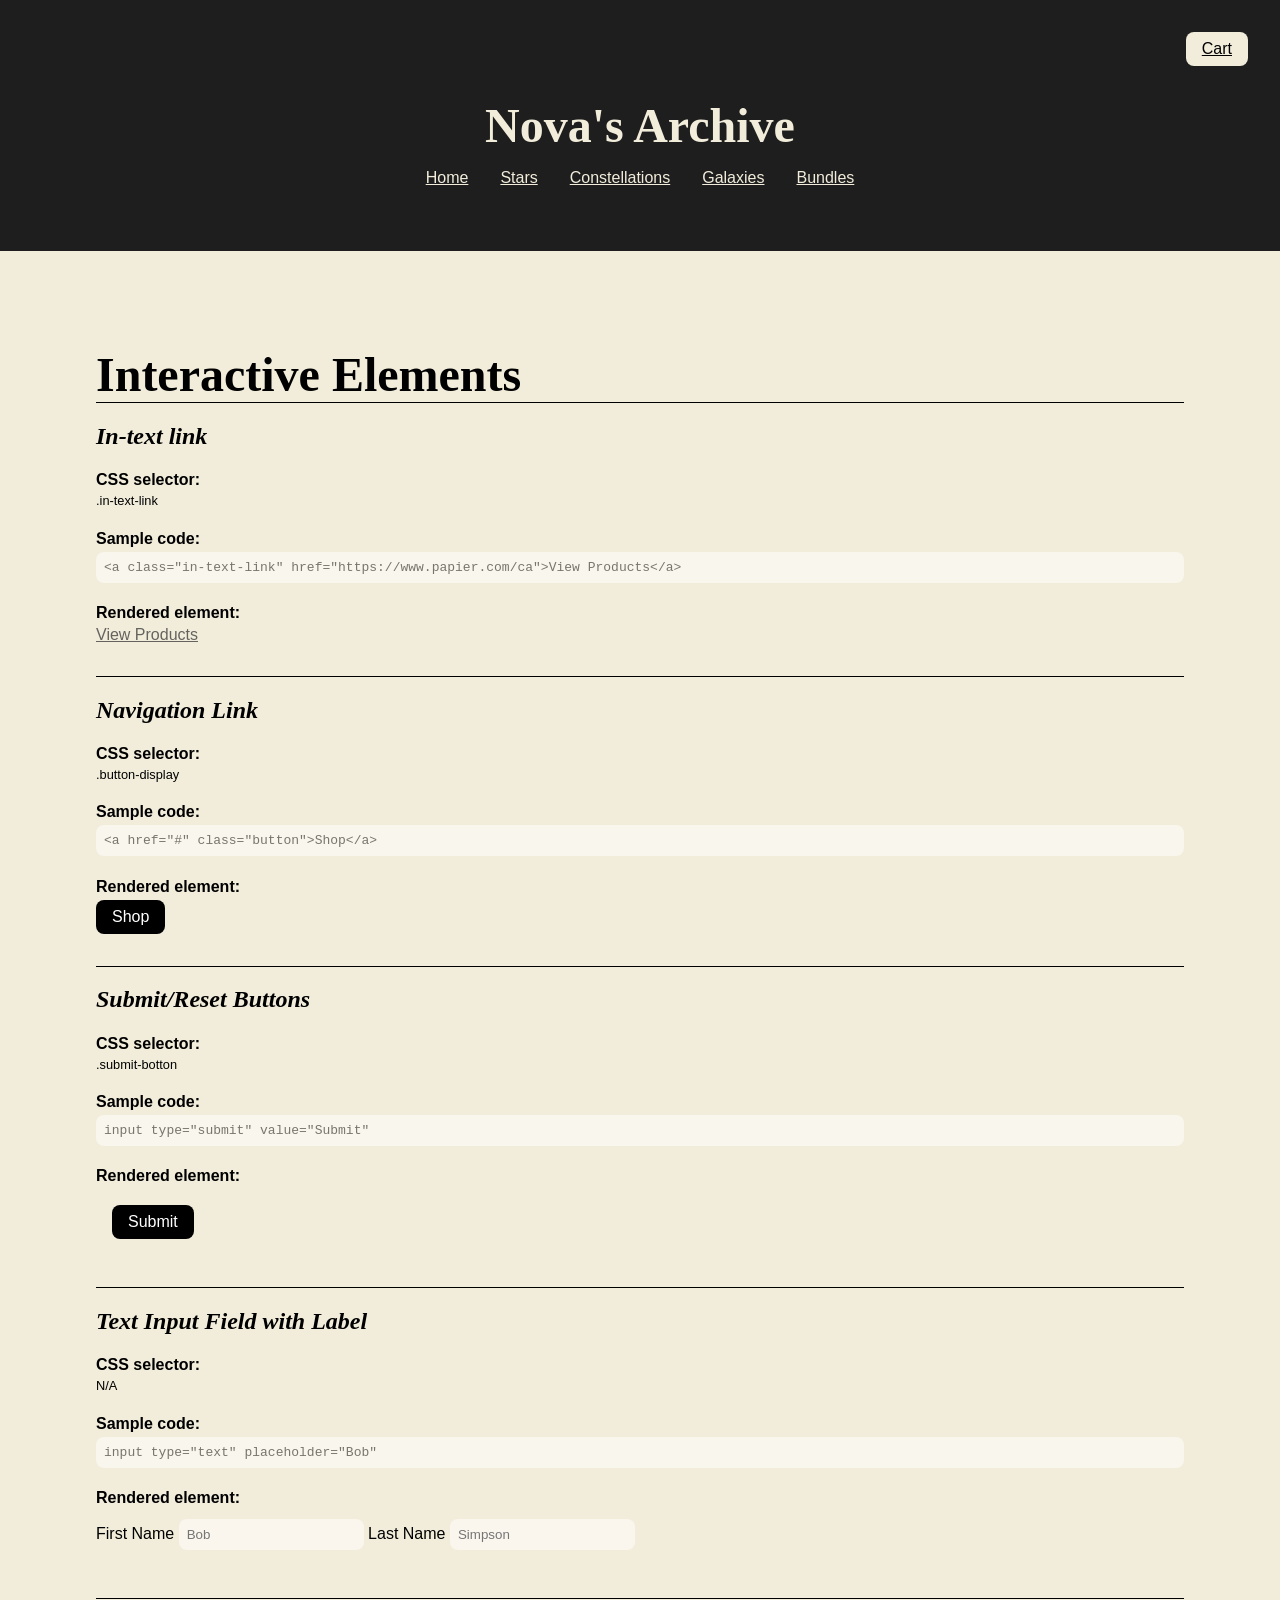
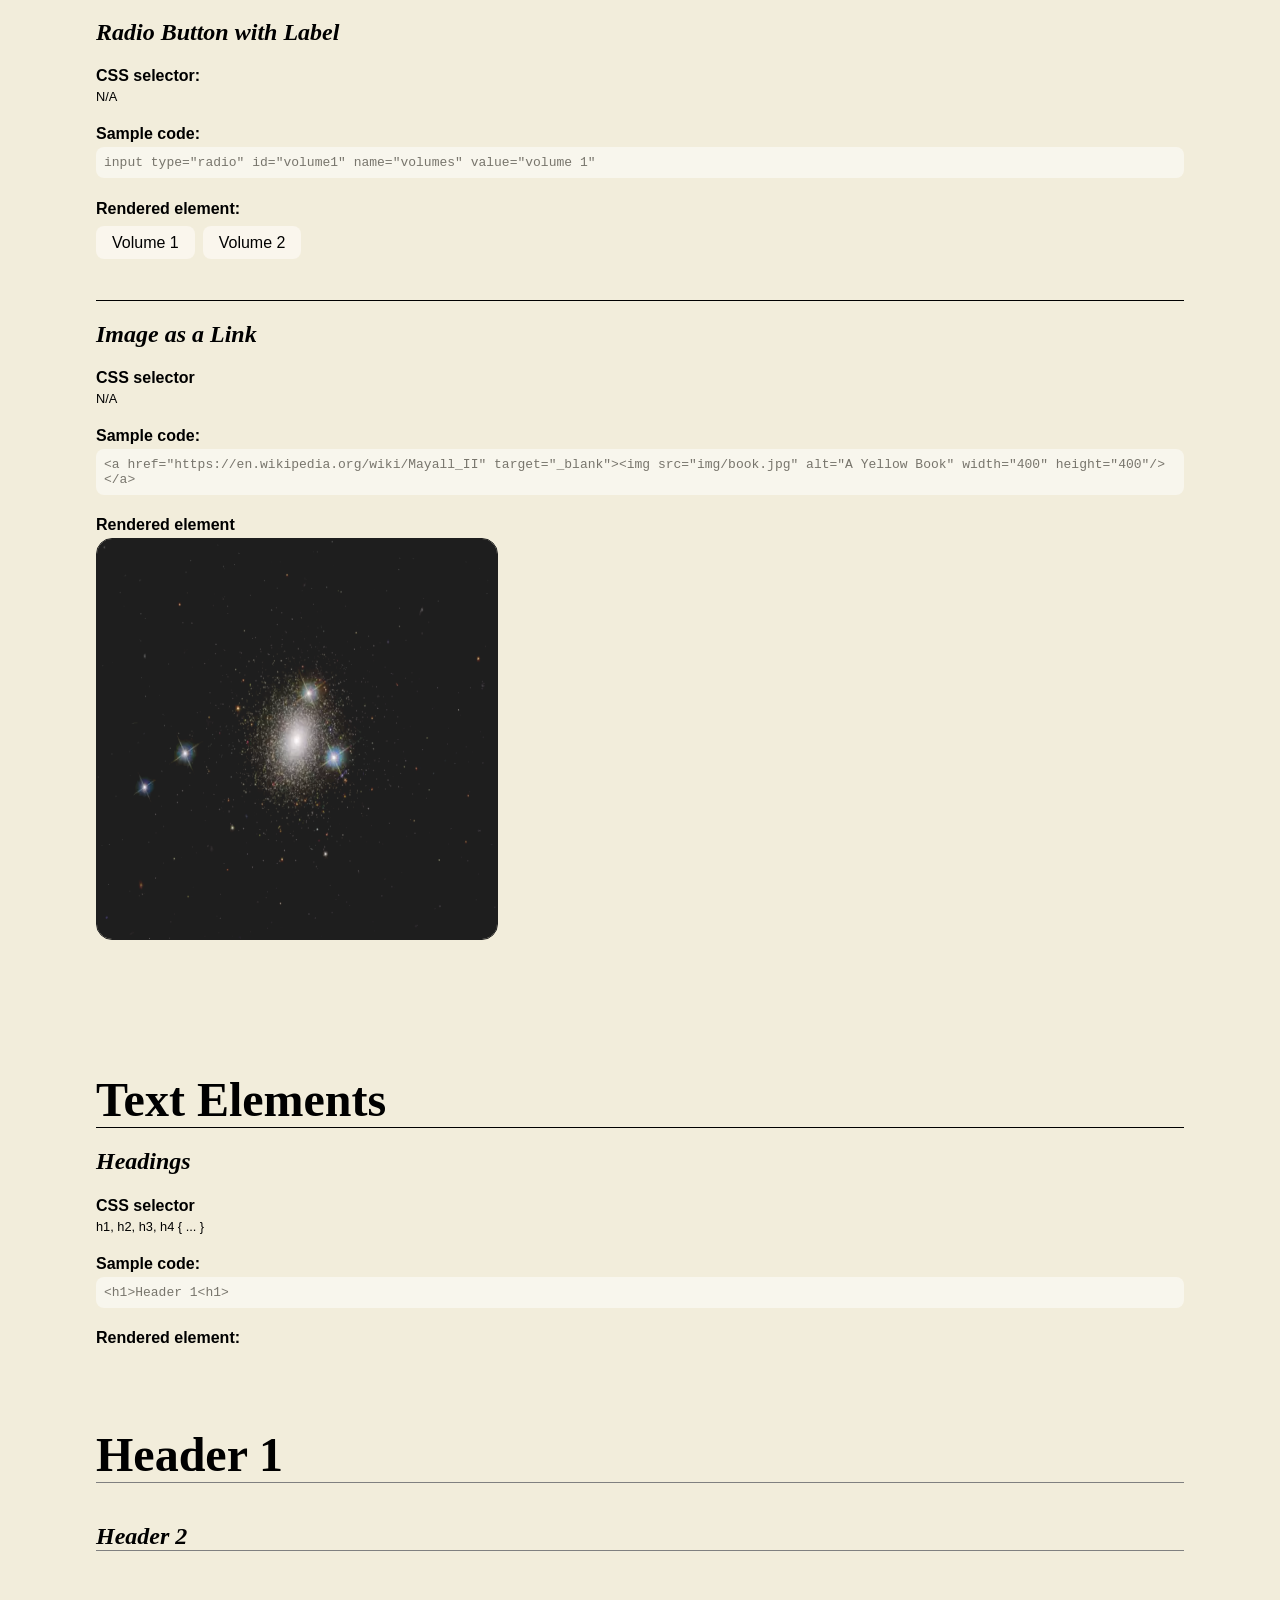
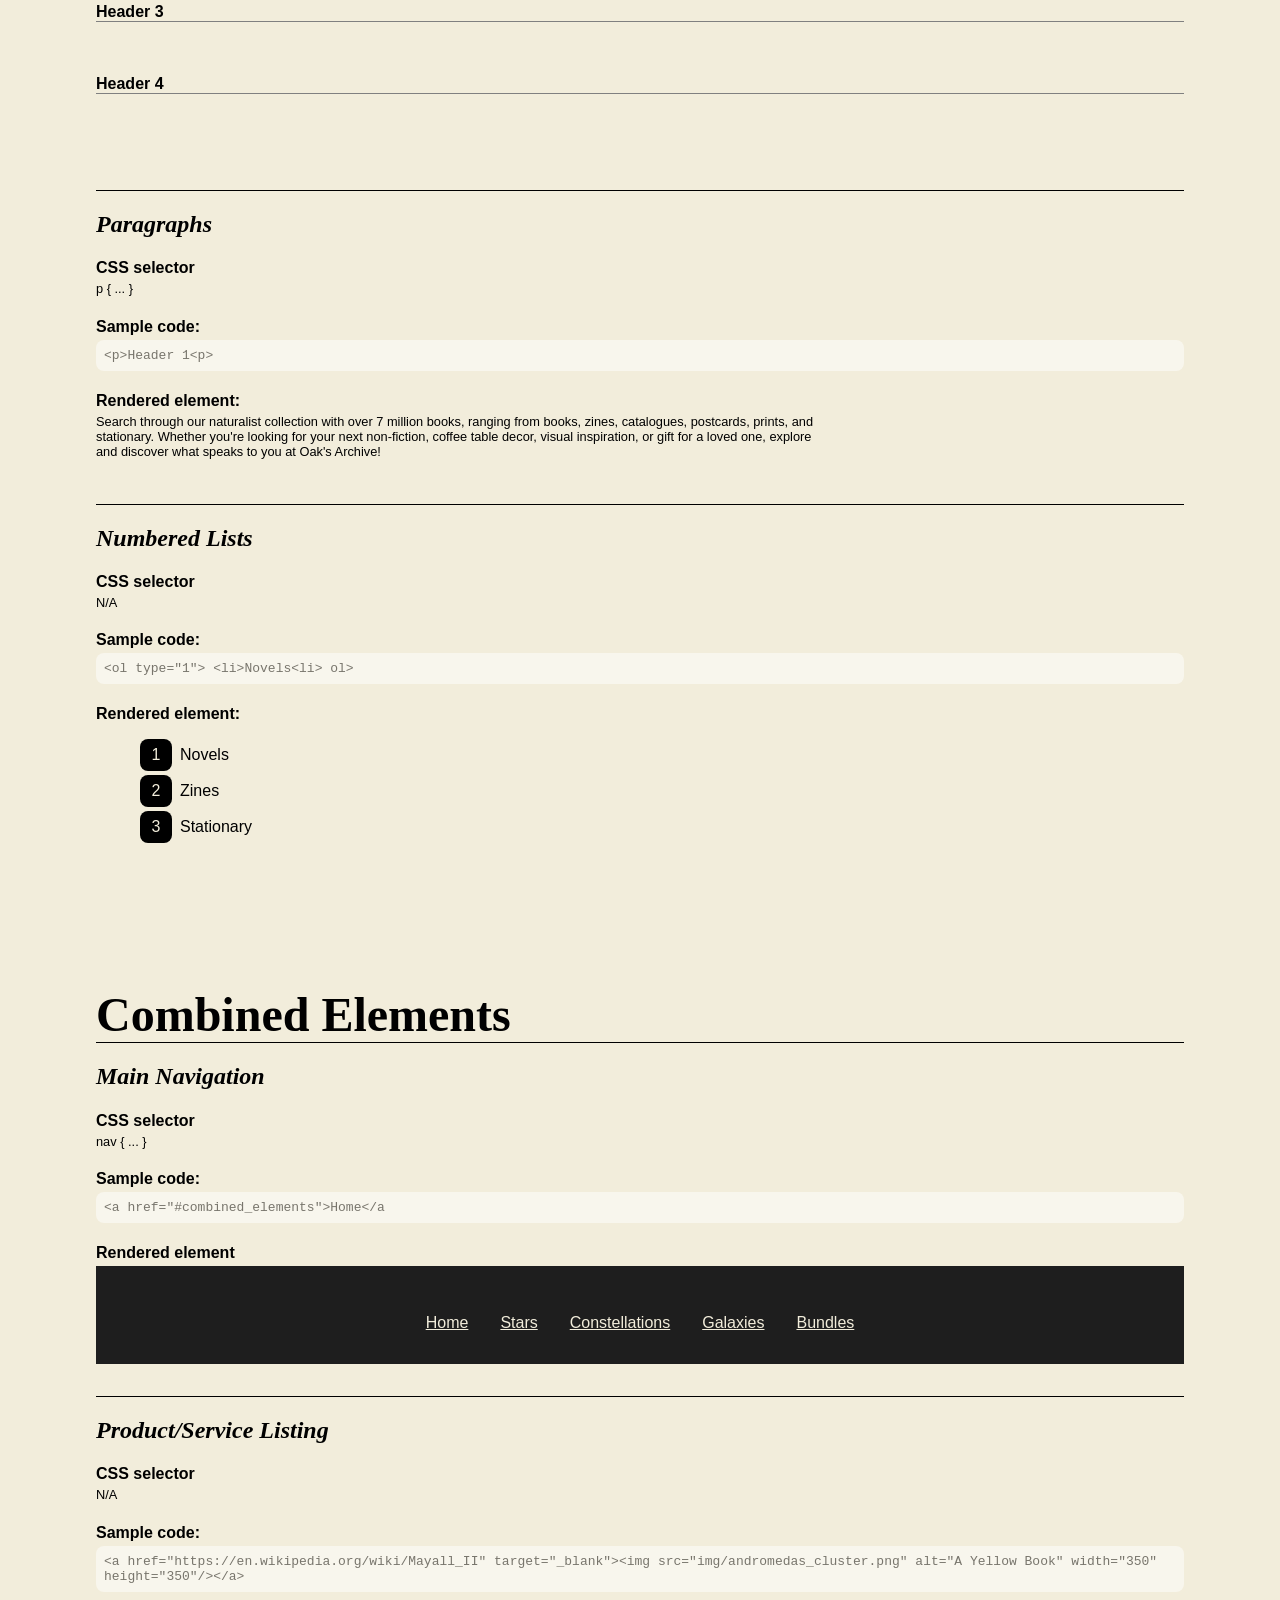
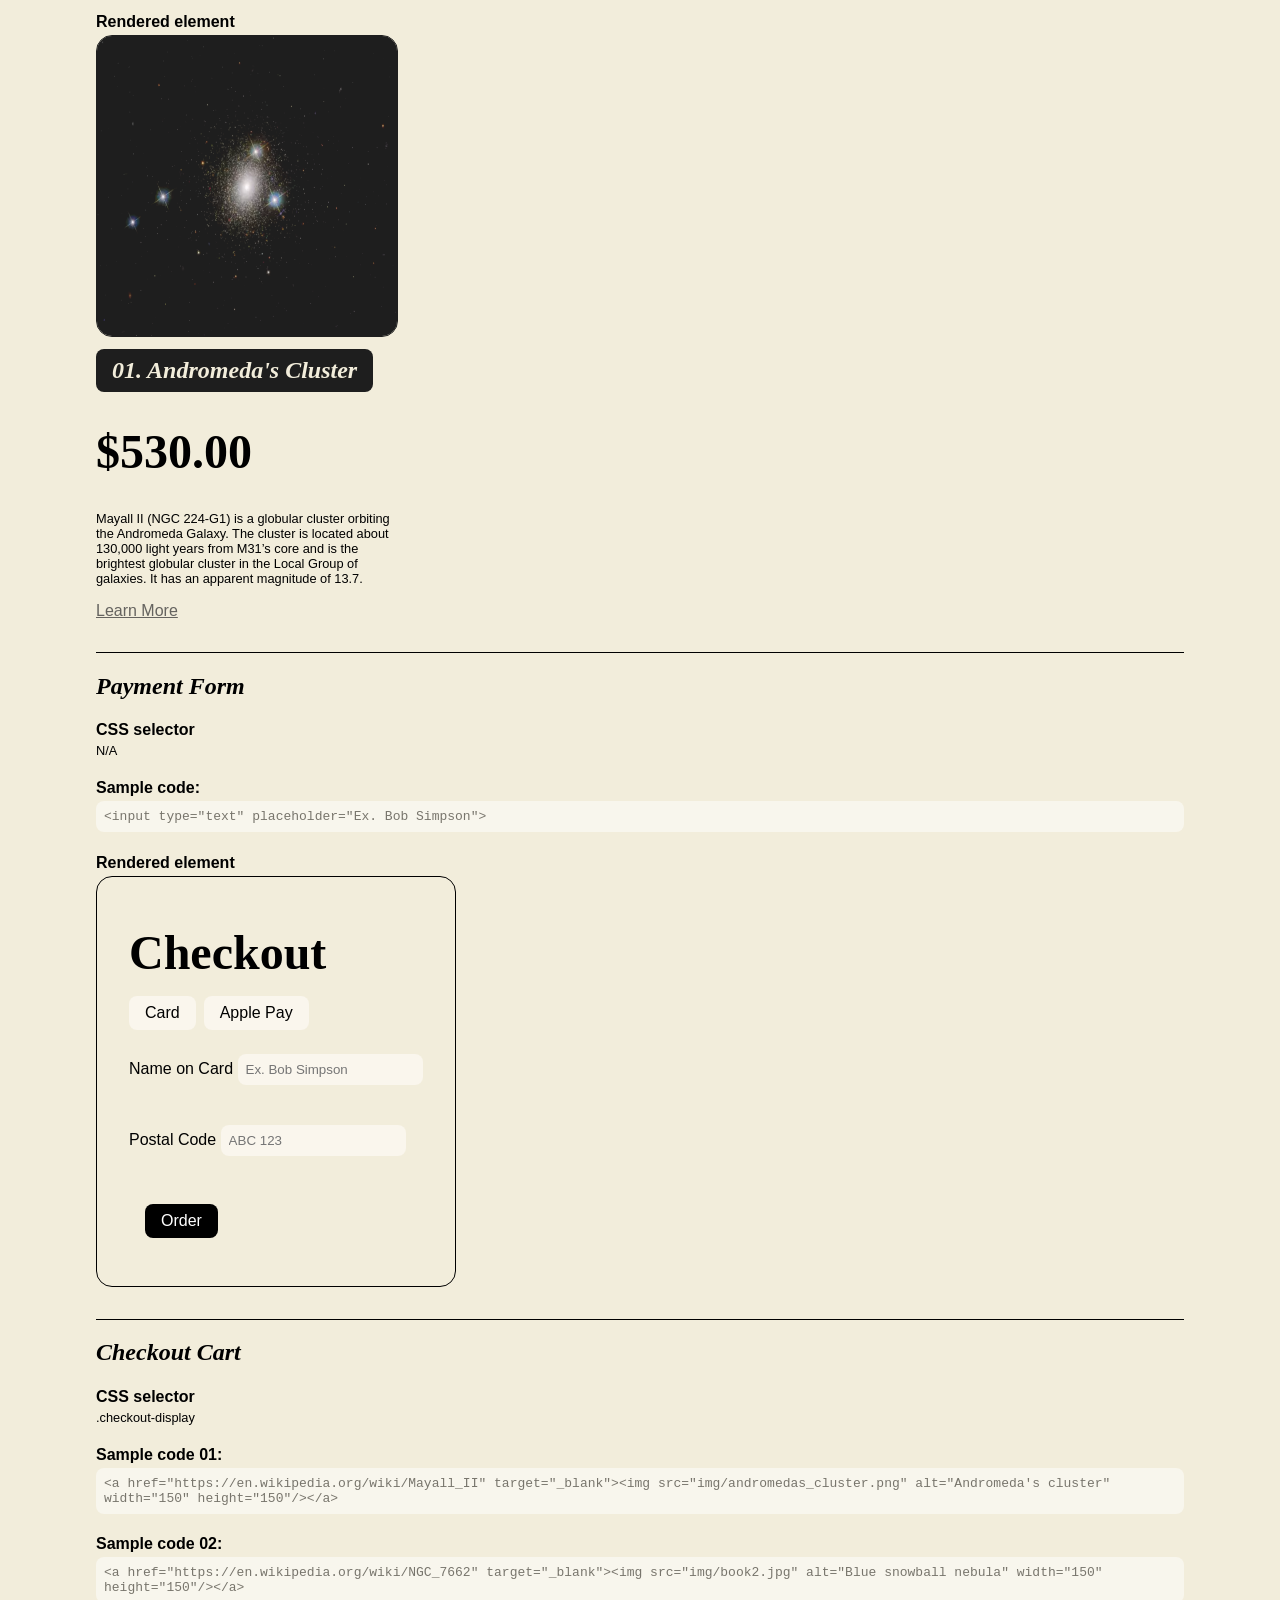
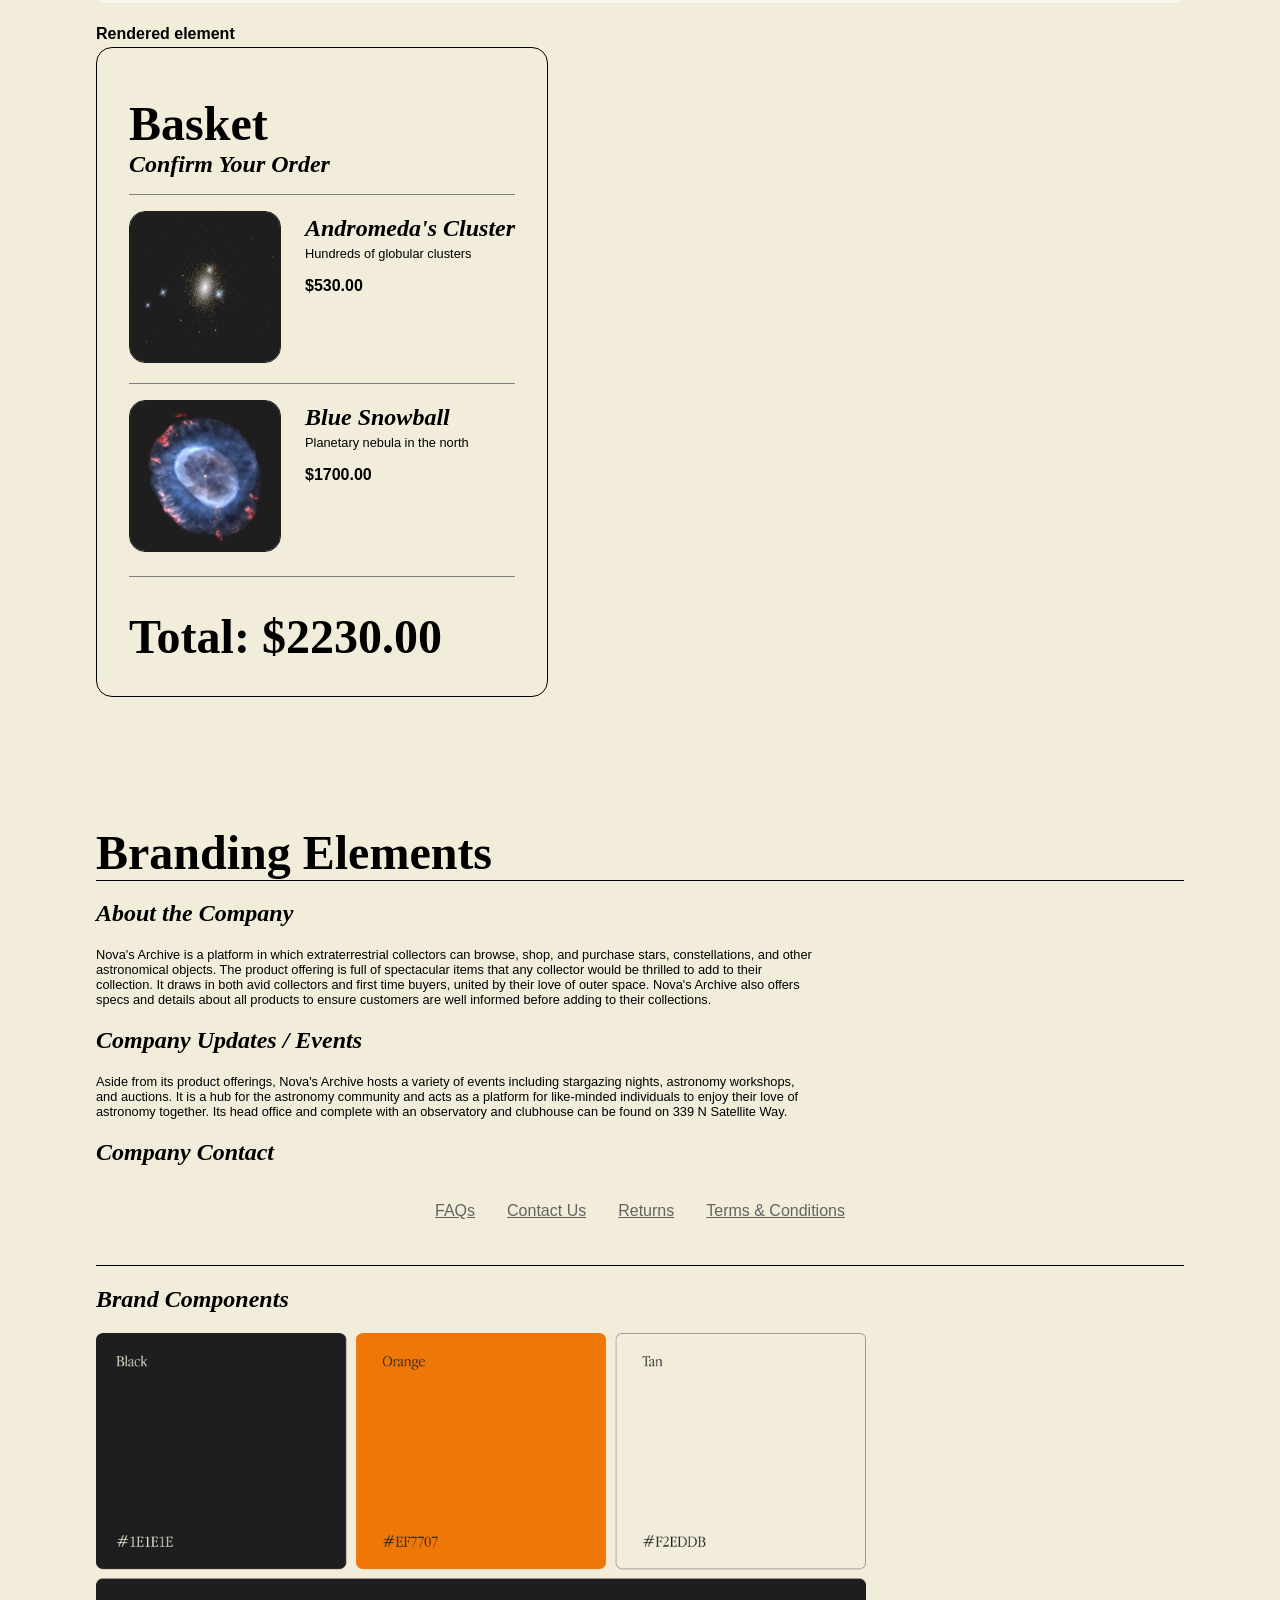
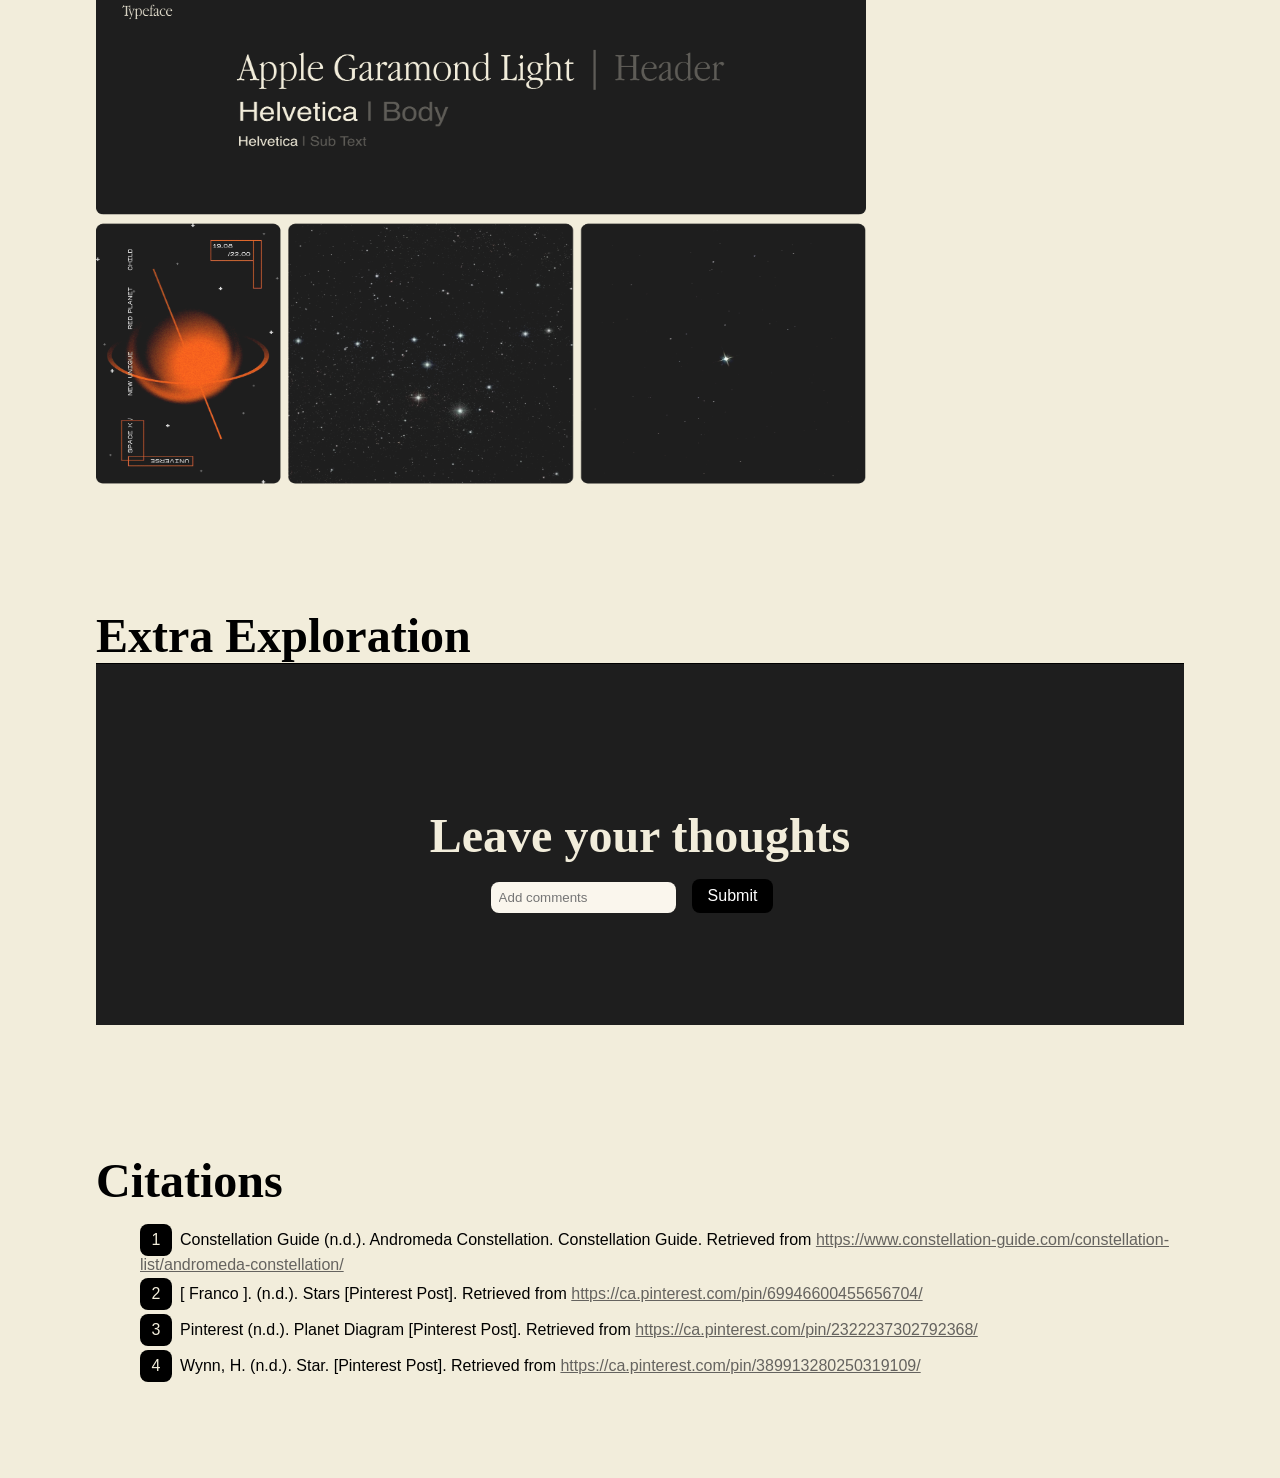
<file: index.html>
<!-- All code referenced from lecture + assignment example codes -->

<!DOCTYPE html>
<html>

  <head>
    <meta charset="utf-8">
    <title>Style Guide</title>
    <link href="css/main.css" rel="stylesheet">
  </head>

  <body>
    <header class="header-layout">

      <div class="header-display">
        <a class="header-nav-display cart-nav" href="checkout.html">Cart</a>

        <h1>Nova's Archive</h1>
          <nav>     
            <a class="header-nav-display" href="index.html">Home</a>   
            <a class="header-nav-display" href="products.html">Stars</a>
            <a class="header-nav-display" href="products.html">Constellations</a>
            <a class="header-nav-display" href="products.html">Galaxies</a>
            <a class="header-nav-display" href="products.html">Bundles</a>
          </nav>
      
      </div>
    </header>


    <!-- INTERACTIVE ELEMENTS SECTION // -->
    <section id="interactive_elements" class="body-align">

      <h1>Interactive Elements</h1>

        <section class="element">
            <h2>In-text link</h2>

            <h4>CSS selector:</h4>
            <p>.in-text-link</p>

            <h4>Sample code:</h4>
            <code>&lt;a class="in-text-link" href="https://www.papier.com/ca"&gt;View Products&lt;/a&gt;</code>

            <h4>Rendered element:</h4>
            <a href="https://www.papier.com/ca" target="_blank">View Products</a>

        </section>


        <!-- Default Button styling section -->
        <section class="element">

            <h2>Navigation Link</h2>

            <h4>CSS selector:</h4>
            <p>.button-display</p>

            <h4>Sample code:</h4>
            <code>&lt;a href="#" class="button"&gt;Shop&lt;/a&gt;</code>

            <h4>Rendered element:</h4>
            <a class="button-display" href="#">Shop</a>

        </section>


        <section class="element">
            <h2>Submit/Reset Buttons</h2>

            <h4>CSS selector:</h4>
            <p>.submit-botton</p>

            <h4>Sample code:</h4>
            <code>input type="submit" value="Submit"</code>

            <!-- Code referenced from: https://www.w3schools.com/html/html_forms.asp -->
            <h4>Rendered element:</h4>
            <input class="submit-botton" type="submit" value="Submit">

        </section>


        <section class="element">
            <h2>Text Input Field with Label</h2>

            <h4>CSS selector:</h4>
            <p>N/A</p>

            <h4>Sample code:</h4>
            <code>input type="text" placeholder="Bob"</code>

            <h4>Rendered element:</h4>

            <div class="input-field">
              <label> 
                First Name 
                <input class="input-display" type="text" placeholder="Bob">
                
                Last Name 
                <input class="input-display" type="text" placeholder="Simpson">
              </label>
            </div>
        
        </section>

        <section class="element">
            <h2>Radio Button with Label</h2>

            <h4>CSS selector:</h4>
            <p>N/A</p>

            <h4>Sample code:</h4>
            <code>input type="radio" id="volume1" name="volumes" value="volume 1"</code>

            <!-- Code referenced from: https://www.w3schools.com/tags/att_input_type_radio.asp -->
            <h4>Rendered element:</h4>

            <div class="radio-button">
              <div>
                <input class="radio-input" type="radio" id="volume1" name="volumes" value="volume 1">
                <label class="radio-label" for="volume1">Volume 1</label> 
              </div>
              <div>
                <input class="radio-input" type="radio" id="volume2" name="volumes" value="volume 2">
                <label class="radio-label" for="volume2">Volume 2</label>
              </div>
            </div>
        
        </section>
      </div>


      <section class="element">
        <h2>Image as a Link</h2>

        <h4>CSS selector</h4>
        <p>N/A</p>

        <h4>Sample code:</h4>
        <code>&lt;a href="https://en.wikipedia.org/wiki/Mayall_II" target="_blank"&gt;&lt;img src="img/book.jpg"
            alt="A Yellow Book"
            width="400"
            height="400"/&gt;&lt;/a&gt;</code>

        <h4>Rendered element</h4>
        <figure>
          <a href="https://en.wikipedia.org/wiki/Mayall_II" target="_blank"
          ><img class="img-element"
            src="img/andromedas_cluster.png"
            alt="Andromeda's cluster"
            width="400"
            height="400"
        /></a>
        </figure>
      </section>
    </section>
    <!-- // INTERACTIVE ELEMENTS SECTION -->


    <!-- TEXT ELEMENTS SECTION // -->
    <section id="text_elements" class="body-align">
      <h1>Text Elements</h1>

      <section class="element">
        <h2>Headings</h2>

        <h4>CSS selector</h4>
        <p>h1, h2, h3, h4 { ... } </p>

        <h4>Sample code:</h4>
        <code>&lt;h1&gt;Header 1&lt;h1&gt;</code>

        <h4>Rendered element:</h4>
        <h1 class="text-display">Header 1</h1>
        <h2 class="text-display-h2 text-display">Header 2</h2>
        <h3 class="text-display">Header 3</h3>
        <h4 class="text-display-h4 text-display">Header 4</h4>
      </section>

      <section class="element">
        <h2>Paragraphs</h2>

        <h4>CSS selector</h4>
        <p>p { ... }</p>

        <h4>Sample code:</h4>
        <code>&lt;p&gt;Header 1&lt;p&gt;</code>

        <h4>Rendered element:</h4>
        <p class="text-display-p">Search through our naturalist collection with over 7 million books, ranging from books, zines, catalogues, postcards, prints, and stationary. Whether you're looking for your next non-fiction, coffee table decor, visual inspiration, or gift for a loved one, explore and discover what speaks to you at Oak's Archive!</p>

      </section>

      <section class="element">
        <h2>Numbered Lists</h2>

        <h4>CSS selector</h4>
        <p>N/A</p>

        <h4>Sample code:</h4>
        <code>&ltol type="1"&gt; &lt;li&gt;Novels&lt;li&gt; ol&gt;</code>

        <!-- Code referenced from:  https://www.w3schools.com/html/html_lists_ordered.asp -->
        <h4>Rendered element:</h4>
        <ol type="1">
          <li>Novels</li>
          <li>Zines</li>
          <li>Stationary</li>
        </ol>

      </section>

    </section>
    <!-- // TEXT ELEMENTS SECTION -->



    <!-- COMBINED ELEMENTS SECTION // -->
    <section id="combined_elements" class="body-align">
      <h1>Combined Elements</h1>

      <section class="element">
        <h2>Main Navigation</h2>

        <h4>CSS selector</h4>
        <p>nav { ... }</p>
        
        <h4>Sample code:</h4>
        <code>&lt;a href="#combined_elements">Home&lt;/a</code>

      <h4>Rendered element</h4>

      <div class="header-layout">
        <nav>        
            <a class="header-nav-display" href="index.html">Home</a>   
            <a class="header-nav-display" href="products.html">Stars</a>
            <a class="header-nav-display" href="products.html">Constellations</a>
            <a class="header-nav-display" href="products.html">Galaxies</a>
            <a class="header-nav-display" href="products.html">Bundles</a>
        </nav>
      </div>
      </section>


      <section class="element">
        <h2>Product/Service Listing</h2>

        <h4>CSS selector</h4>
        <p>N/A</p>

        <h4>Sample code:</h4>
        <code>&lt;a href="https://en.wikipedia.org/wiki/Mayall_II" target="_blank"&gt;&lt;img src="img/andromedas_cluster.png"
            alt="A Yellow Book"
            width="350"
            height="350"/&gt;&lt;/a&gt;</code>

        <h4>Rendered element</h4>
      
        <div class="service-listing">
          <div>
            <figure>
              <a href="https://en.wikipedia.org/wiki/Mayall_II" target="_blank"
              ><img class="img-element"
                src="img/andromedas_cluster.png"
                alt="Andromeda's cluster"
                width="300"
                height="300"
            /></a>
          </div>
            <div class="service-listing-info">
              <h2 class="service-display-h2">01. Andromeda's Cluster</h2>
              <h1 class="service-price">$530.00</h1>
              <p class="service-info">Mayall II  (NGC 224-G1) is a globular cluster orbiting the Andromeda Galaxy. The  cluster is located about 130,000 light years from M31’s core and is the  brightest globular cluster in the Local Group of galaxies. It has an  apparent magnitude of 13.7.</p>
              <a href="https://en.wikipedia.org/wiki/Mayall_II" target="_blank">Learn More</a>
            </div>
          </div>
        </figure>
      </section>


      <section class="element">
        <h2>Payment Form</h2>

        <h4>CSS selector</h4>
        <p>N/A</p>

        <h4>Sample code:</h4>
        <code>&lt;input type="text" placeholder="Ex. Bob Simpson"&gt;</code>

        <h4>Rendered element</h4>

            <div class="order-form">
              <div>
                <h1 class="page-header">Checkout</h1>

                <div class="radio-button">
                  <input class="radio-input" type="radio" id="card" name="payment_methods" value="Card">
                  <label class="radio-label" for="card">Card</label> 

                  <input class="radio-input" type="radio" id="apple-pay" name="payment_methods" value="Apple Pay">
                  <label class="radio-label" for="apple-pay">Apple Pay</label>
                </div>          

                <div class="input-field">
                  <label class="checkout-label"> 
                    Name on Card 
                    <input class="input-display" type="text" placeholder="Ex. Bob Simpson">
                  </label>
                  <label class="checkout-label">
                    Postal Code 
                    <input class="input-display" type="text" placeholder="ABC 123">
                </label>
                </div>
              </div>
                <div>
                  <input class="submit-botton" type="submit" value="Order">
                </div>
            </div>

      </section>


      <section class="element checkout-basket">
        <h2>Checkout Cart</h2>

        <h4>CSS selector</h4>
        <p>.checkout-display</p>

        <h4>Sample code 01:</h4>
        <code>&lt;a href="https://en.wikipedia.org/wiki/Mayall_II" target="_blank"&gt;&lt;img src="img/andromedas_cluster.png"
            alt="Andromeda's cluster"
            width="150"
            height="150"/&gt;&lt;/a&gt;</code>


        <h4>Sample code 02:</h4>
        <code>&lt;a href="https://en.wikipedia.org/wiki/NGC_7662" target="_blank"&gt;&lt;img src="img/book2.jpg"
            alt="Blue snowball nebula"
            width="150"
            height="150"/&gt;&lt;/a&gt;</code>

        <h4>Rendered element</h4>

        <div class="order-form">
          <h1 class="page-header">Basket</h1>
          <h2 class="header-subtext">Confirm Your Order</h2>
          
          <div class="checkout-display">
            <figure>
              <a href="https://en.wikipedia.org/wiki/Mayall_II" target="_blank"
              ><img class="img-element"
                src="img/andromedas_cluster.png"
                alt="Andromeda's cluster"
                width="150"
                height="150"
            /></a>
            </figure>

            <div class="checkout-item-text">
              <h2 class="checkout-item-name"> Andromeda's Cluster</h2>
              <p class="checkout-item-name"> Hundreds of globular clusters</p>
              <h4 class="checkout-price">$530.00</h4>
            </div>
          </div>

          <div class="checkout-display">
            <figure>
              <a href="https://en.wikipedia.org/wiki/NGC_7662" target="_blank"
              ><img class="img-element"
                src="img/blue_snowball.png"
                alt="Blue snowball nebula"
                width="150"
                height="150"
            /></a>
            </figure>
            <div class="checkout-item-text">
              <h2 class="checkout-item-name"> Blue Snowball</h2>
              <p class="checkout-item-name">Planetary nebula in the north</p>
              <h4 class="checkout-price">$1700.00</h4>
            </div>
          </div>

          <h1 class="checkout-total checkout-total-display">Total: $2230.00</h1>
        </div>

      </section>
    </section>
    <!-- // COMBINED ELEMENTS SECTION -->

    <!-- BRANDING SECTION // -->
    <section id="branding_elements" class="body-align">
      <h1>Branding Elements</h1>

      <section class="element">
        <h2>About the Company</h2>
        <p class="text-display-p">
          Nova's Archive is a platform in which extraterrestrial collectors can browse, shop, and purchase stars, constellations, and other astronomical objects. The product offering is full of spectacular items that any collector would be thrilled to add to their collection. It draws in both avid collectors and first time buyers, united by their love of outer space. Nova's Archive also offers specs and details about all products to ensure customers are well informed before adding to their collections. 
        </p>

        <h2>Company Updates / Events</h2>
        <p class="text-display-p">
          Aside from its product offerings, Nova's Archive hosts a variety of events including stargazing nights, astronomy workshops, and auctions. It is a hub for the astronomy community and acts as a platform for like-minded individuals to enjoy their love of astronomy together. Its head office and complete with an observatory and clubhouse can be found on 339 N Satellite Way. 
        </p>


        <h2>Company Contact</h2>
        <p class="text-display-p">
        <nav>        
            <a href="index.html">FAQs</a>   
            <a href="index.html">Contact Us</a>
            <a href="index.html">Returns</a>
            <a href="index.html">Terms & Conditions</a>
        </nav>
        </p>


      </section>

      <section class="element">
        <h2>Brand Components</h2>
        <figure>
          <img
            src="img/Moodboard.png"
            alt="Moodboard"
            width="770"
            height="800"
          />
        </figure>
      </section>

      <h1>Extra Exploration</h1>

      <section class="element">

        <footer class="footer-layout">
          <h1>Leave your thoughts</h1>

            <div class="footer-container">

              <div class="input-field">
                <label>                     
                  <input class="input-display" type="text" placeholder="Add comments">
                </label>
              </div>

              <div>
                <input class="submit-botton" type="submit" value="Submit">
              </div>

            </div>
        </footer>
      </section>

    </section>


    <section id="citations" class="body-align">
      <h1>Citations</h1>

      <ol>
        <li>Constellation Guide (n.d.). Andromeda Constellation. Constellation Guide. Retrieved from <a href="https://www.constellation-guide.com/constellation-list/andromeda-constellation/">https://www.constellation-guide.com/constellation-list/andromeda-constellation/</a
          >
        </li>
        <li>[ Franco ]. (n.d.). Stars [Pinterest Post]. Retrieved from <a href="https://ca.pinterest.com/pin/69946600455656704/">https://ca.pinterest.com/pin/69946600455656704/</a
          >
        </li>
        <li>Pinterest (n.d.). Planet Diagram [Pinterest Post]. Retrieved from <a href="https://ca.pinterest.com/pin/2322237302792368/">https://ca.pinterest.com/pin/2322237302792368/</a
          >
        </li>
        <li>Wynn, H. (n.d.). Star. [Pinterest Post]. Retrieved from <a href="https://ca.pinterest.com/pin/389913280250319109/">https://ca.pinterest.com/pin/389913280250319109/</a
          >
        </li>
      </ol>

    </section>

  </body>
</html>
</file>
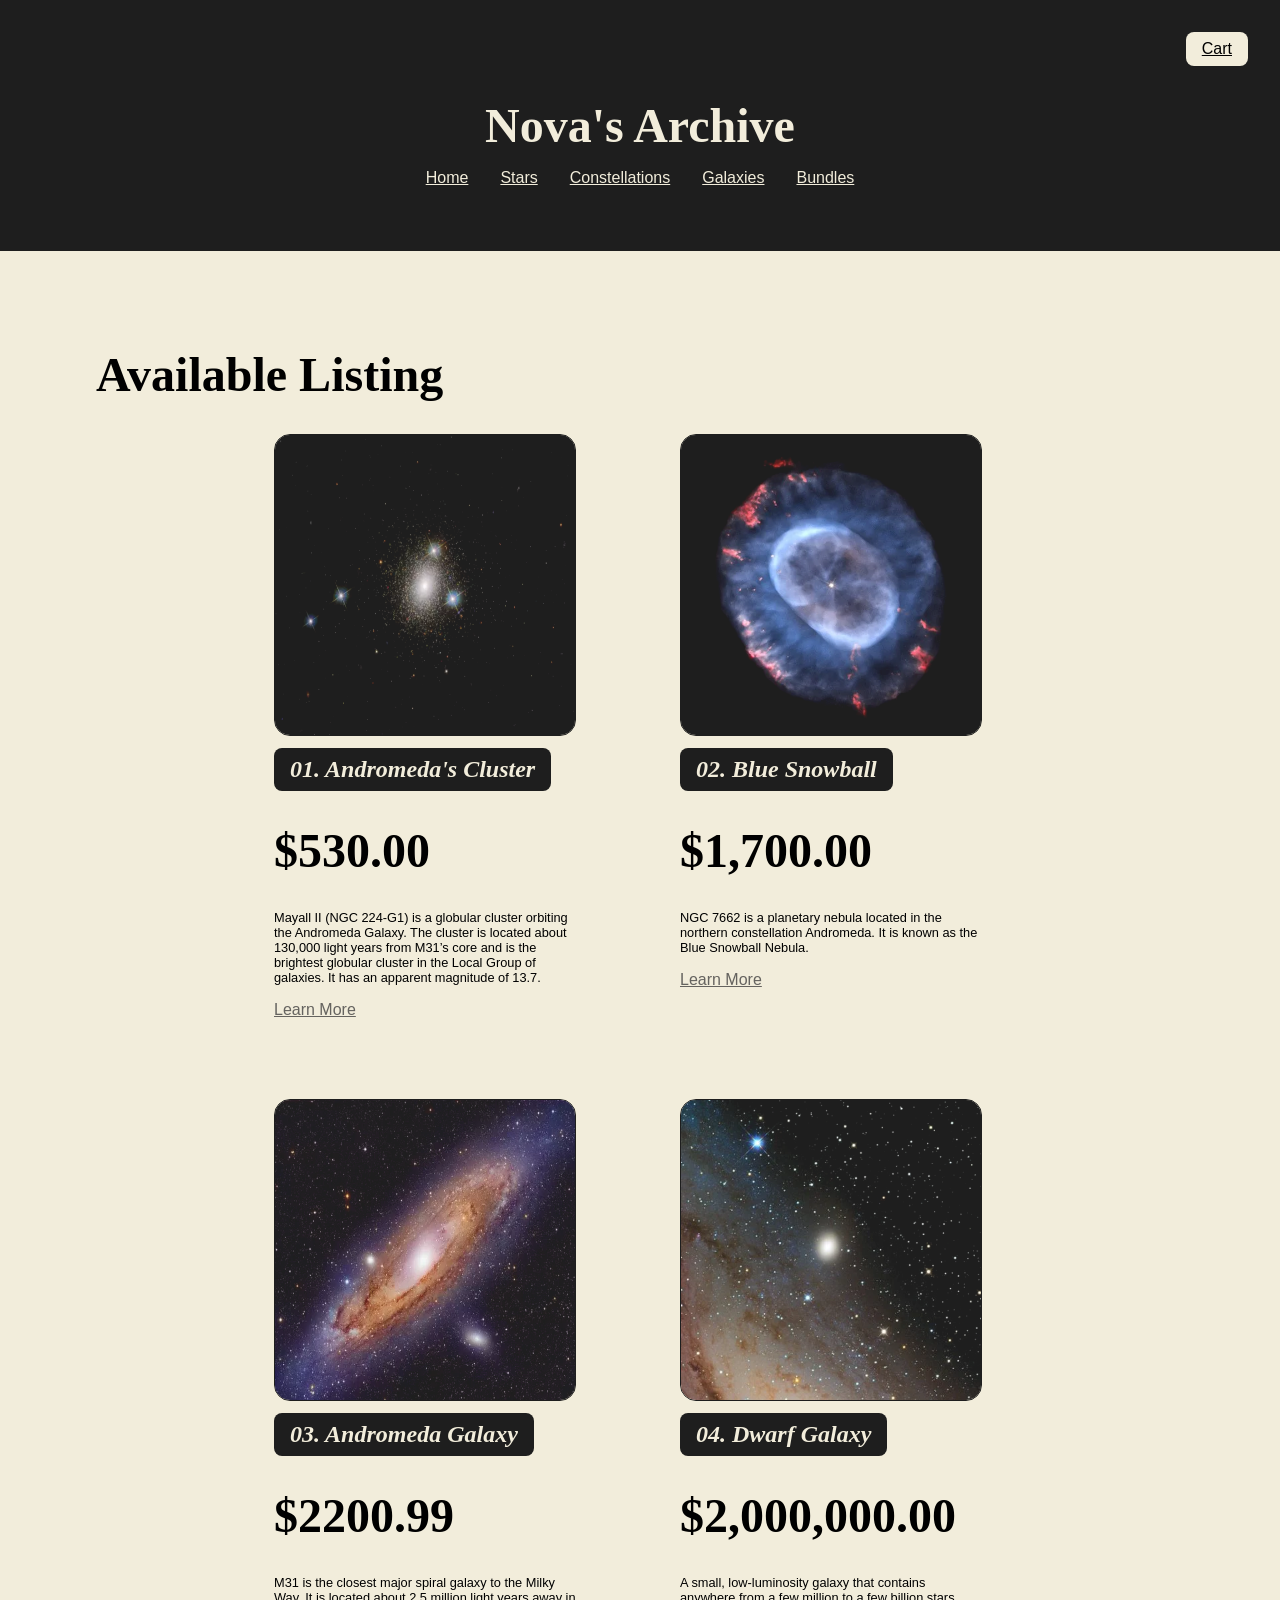
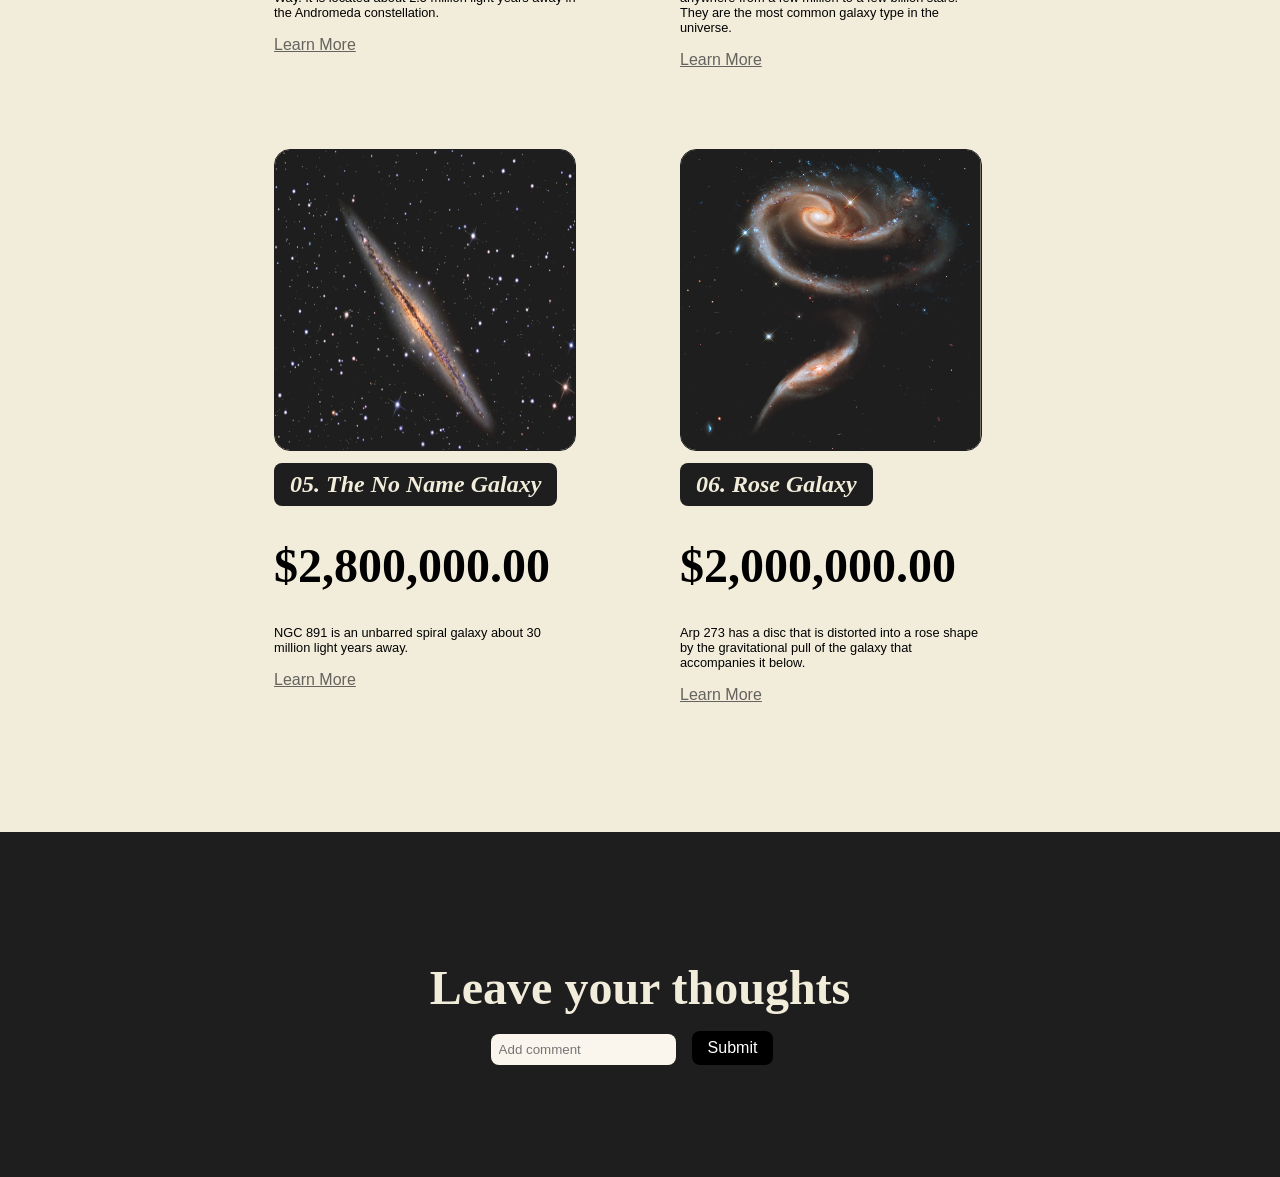
<file: products.html>
<!DOCTYPE html>
<html>
    <head>
        <meta charset="utf-8">
        <title>Style Guide</title>
        <link href="css/main.css" rel="stylesheet">
    </head>

    <body>
    <header class="header-layout">
      <div class="header-display">
        <a class="header-nav-display cart-nav" href="checkout.html">Cart</a>

        <h1>Nova's Archive</h1>
          <nav>     
            <a class="header-nav-display" href="index.html">Home</a>   
            <a class="header-nav-display" href="products.html">Stars</a>
            <a class="header-nav-display" href="products.html">Constellations</a>
            <a class="header-nav-display" href="products.html">Galaxies</a>
            <a class="header-nav-display" href="products.html">Bundles</a>
          </nav>
      </div>
    </header>

    
    <section class="body-align">
        <h1>Available Listing</h1>

        <div class="service-container">

          <div class="service-listing">
            <div>
              <figure>
                <a href="https://en.wikipedia.org/wiki/Mayall_II" target="_blank"
                ><img class="img-element"
                  src="img/andromedas_cluster.png"
                  alt="Andromeda's cluster"
                  width="300"
                  height="300"
              /></a>
            </div>
              <div class="service-listing-info">
                <h2 class="service-display-h2">01. Andromeda's Cluster</h2>
                <h1 class="service-price">$530.00</h1>
                <p class="service-info">Mayall II  (NGC 224-G1) is a globular cluster orbiting the Andromeda Galaxy. The  cluster is located about 130,000 light years from M31’s core and is the  brightest globular cluster in the Local Group of galaxies. It has an  apparent magnitude of 13.7.</p>
                <a href="https://en.wikipedia.org/wiki/Mayall_II" target="_blank">Learn More</a>
              </div>
            </figure>
            </div>

          <div class="service-listing">
            <div>
              <figure>
                <a href="https://en.wikipedia.org/wiki/NGC_7662" target="_blank"
                ><img class="img-element"
                  src="img/blue_snowball.png"
                  alt="Blue snowball"
                  width="300"
                  height="300"
              /></a>
            </div>
              <div class="service-listing-info">
                <h2 class="service-display-h2">02. Blue Snowball</h2>
                <h1 class="service-price">$1,700.00</h1>
                <p class="service-info">NGC 7662 is a planetary nebula located in the northern constellation Andromeda. It is known as the Blue Snowball Nebula. </p>
                <a href="https://en.wikipedia.org/wiki/NGC_7662" target="_blank">Learn More</a>
              </div>
            </figure>
          </div>


          <div class="service-listing">
            <div>
              <figure>
                <a href="https://en.wikipedia.org/wiki/Andromeda_Galaxy" target="_blank"
                ><img class="img-element"
                  src="img/Andromeda.png"
                  alt="Andromeda"
                  width="300"
                  height="300"
              /></a>
            </div>
              <div class="service-listing-info">
                <h2 class="service-display-h2">03. Andromeda Galaxy</h2>
                <h1 class="service-price">$2200.99</h1>
                <p class="service-info">M31 is the closest major spiral galaxy to the Milky Way. It is located about 2.5 million light years away in the Andromeda constellation.</p>
                <a href="https://en.wikipedia.org/wiki/Andromeda_Galaxy" target="_blank">Learn More</a>
              </div>
            </figure>
          </div>

            <div class="service-listing">
            <div>
              <figure>
                <a href="https://en.wikipedia.org/wiki/Dwarf_galaxy" target="_blank"
                ><img class="img-element"
                  src="img/dwarf_galaxy.png"
                  alt="A dwarf galaxy"
                  width="300"
                  height="300"
              /></a>
            </div>
              <div class="service-listing-info">
                <h2 class="service-display-h2">04. Dwarf Galaxy</h2>
                <h1 class="service-price">$2,000,000.00</h1>
                <p class="service-info">A small, low-luminosity galaxy that contains anywhere from a few million to a few billion stars. They are the most common galaxy type in the universe.</p>
                <a href="https://en.wikipedia.org/wiki/Dwarf_galaxy" target="_blank">Learn More</a>
              </div>
            </figure>
          </div>

            <div class="service-listing">
            <div>
              <figure>
                <a href="https://en.wikipedia.org/wiki/NGC_891" target="_blank"
                ><img class="img-element"
                  src="img/no_name.png"
                  alt="no name galaxy"
                  width="300"
                  height="300"
              /></a>
            </div>
              <div class="service-listing-info">
                <h2 class="service-display-h2">05. The No Name Galaxy</h2>
                <h1 class="service-price">$2,800,000.00</h1>
                <p class="service-info">NGC 891 is an unbarred spiral galaxy about 30 million light years away.</p>
                <a href="https://en.wikipedia.org/wiki/NGC_891" target="_blank">Learn More</a>
              </div>
            </figure>
          </div>

            <div class="service-listing">
            <div>
              <figure>
                <a href="https://en.wikipedia.org/wiki/Arp_273" target="_blank"
                ><img class="img-element"
                  src="img/rose_galaxy.png"
                  alt="The rose galaxy"
                  width="300"
                  height="300"
              /></a>
            </div>
              <div class="service-listing-info">
                <h2 class="service-display-h2">06. Rose Galaxy</h2>
                <h1 class="service-price">$2,000,000.00</h1>
                <p class="service-info">Arp 273 has a disc that is distorted into a rose shape by the gravitational pull of the galaxy that accompanies it below.</p>
                <a href="https://en.wikipedia.org/wiki/Arp_273" target="_blank">Learn More</a>
              </div>
            </figure>
          </div>
      </div>   


    </section>

       <footer class="footer-layout">
          <h1>Leave your thoughts</h1>
          <div class="footer-display">

            <div class="footer-container">

              <div class="input-field">
                <label>                     
                  <input class="input-display" type="text" placeholder="Add comment">
                </label>
              </div>

              <div>
                <input class="submit-botton" type="submit" value="Submit">
              </div>

            </div>
          </div>

        </footer>


    </body>

</html>
</file>
<file: css/main.css>
/*
  STYLE GUIDE STYLING 
  Default styling for the style guide 
*/


/* Styling for the navigation button; code referenced from lecture code*/
body {
  font-family: Helvetica, sans-serif;
  background-color: rgb(242, 237, 219);
  margin: 0 auto;
}

.body-align {
  margin: 6rem;
}

.element {
  padding-bottom: 2rem;
  border-top-width: 0.05rem;
  border-top-style: solid;
  border-top-color: black;
}

figure {
  margin: 0rem;
  margin-right: 1.5rem;
  border-radius: 1rem;

}

.img-element {
  border-radius: 1rem;
  border-style: solid;
  border-width: 0.1rem;
    border-color: #1E1E1E;

}

.img-element:hover, 
.img-element:focus {
  opacity: 60%;
  transition-duration: 0.3s;
}

h1 {
  font-family: "Apple Garamond Light";
  margin-bottom: 0rem;
  font-size: 3rem;
}

h2 {
  font-family: "Apple Garamond Light";
  font-style: italic;
  font-size: 1.5rem;
}

h3 {
  margin-top: 1rem;
  font-size: 1rem;
}

h4 {
  margin-bottom: 0.25rem;
  font-size: 1rem;
}

p {
  margin-top: 0;
  font-size: 0.8rem;
}

a {
  text-decoration: underline;
  color: rgb(101, 99, 95); 
}

a:hover,
a:focus {
  text-decoration: none;
}

code {
  background-color: white; 
  border-radius: 0.5rem;
  opacity: 50%;
  padding: 0.5rem;
  display: block;
}

/* Styling for list; code referenced from https://css-tricks.com/style-list-markers-css/ */
ol {
  list-style: none;
  counter-reset: list-counter;
}

li {
  counter-increment: list-counter;
  margin: 0.25rem;
}

li::before {
  content: counter(list-counter);
  background: black;
  width: 2rem;
  height: 2rem;
  border-radius: 0.5rem;
  display: inline-block;
  line-height: 2rem;
  color: rgb(242, 237, 219);
  text-align: center;
  margin-right: 0.5rem;
}

/* Styling for the header and navigation; code referenced from lecture code */
.header-display {
  display: flex;
  flex-direction: column;
  align-items: center;
  padding-bottom: 2rem;
}

.header-layout {
  background-color: #1E1E1E;
  padding: 2rem;
  color: rgb(242, 237, 219);
}

.header-nav-display {
  color: rgb(242, 237, 219);
}

nav {
  display: flex; 
  justify-content: center;
  padding-top: 1rem;
  gap: 2rem;
}

.cart-nav {
  margin-left: auto;

  padding-left: 1rem;
  padding-right: 1rem;
  padding-top: 0.5rem;
  padding-bottom: 0.5rem;

  color: black;
  background-color:  rgb(242, 237, 219);
  border-radius: 0.5rem;
}

.cart-nav:hover,
.cart-nav:focus {
   background-color: black;
   color: rgb(242, 237, 219);
}

/* Styling for footer; code referenced from lecture code */
.footer-layout { 
  display: flex;
  flex-direction: column;
  background-color: #1E1E1E;
  align-items: center;
  padding: 6rem;
  color: rgb(242, 237, 219);
}

.footer-container {
  display: flex;
  flex-wrap: wrap;
  justify-content: center;
  align-items: flex-end;
}


/* 
  INTERACTIVE ELEMENTS -------------------
*/

/* Styling for the navigation button; code referenced from lecture code */
.button-display {
  display: inline-block;
  padding-left: 1rem;
  padding-right: 1rem;
  padding-top: 0.5rem;
  padding-bottom: 0.5rem;

  color: white;
  background-color: black;

  text-decoration: none;
  transition-property: background-color;
  border-radius: 0.5rem;
}

.button-display:hover,
.button-display:focus {
  background-color: grey;
  text-decoration: none;
}

/* In-text link; code referenced from lecture code */
.in-text-link:hover, 
.in-text-link:focus {
  text-decoration: underline;
}

/* Submit button; code referenced from lecture code */
.submit-botton {
  font-family: Helvetica, sans-serif;
  font-size: 1rem;

  padding-left: 1rem;
  padding-right: 1rem;
  padding-top: 0.5rem;
  padding-bottom: 0.5rem;

  color: white;
  background-color: black;
  border-radius: 0.5rem;
  border-style: none;
  margin: 1rem;
}

.submit-botton:hover, 
.submit-botton:focus {
  background-color: grey;
  text-decoration: none;
  border-style: none;
}

/* Text input field; code referenced from lecture code */

.input-field {
  display: flex; 
  flex-direction: column;
  max-width: 50rem;
}


.input-display {
  margin-top: 0.5rem;
  padding: 0.5rem;
  margin-bottom: 1rem;
  background-color: rgb(250, 246, 237);
  border: none;
  border-radius: 0.5rem;
  gap: 3rem;
}


/* Radio buttons; code referenced from lecture code and https://www.markheath.net/post/2016/9/22/customize-radio-button-css */
.radio-button {
  display: flex;
  flex-direction: row;
  max-width: 20rem;
  margin-top: 1rem;
  margin-bottom: 1rem;
}

.radio-input {
  display: none;
}

.radio-input:checked + .radio-label{
  border-style: solid;
  border-width: 0.1rem;
  background-color: white;
}

.radio-label {
  padding-top: 0.5rem;
  padding-bottom: 0.5rem;
  padding-left: 1rem;
  padding-right: 1rem;
  margin-right: 0.5rem;

  align-content: center;
  justify-content: center;

  background-color: rgb(250, 246, 237);
  border-radius: 0.5rem;
}

.radio-label:hover {
  background-color: white;
}



/* 
  TEXT ELEMENTS -------------------
*/

/* Styling for text  */
.text-display-h2 {
  margin-top: 0.5rem;
}

.text-display {
  border-bottom-width: 0.01rem;
  border-bottom-style: solid;
  border-bottom-color: grey;
  padding-top: 2rem;
}

.text-display-h4 {
  margin-bottom: 4rem;
}

.text-display-p {
  max-width: 45rem;
}


/* 
  COMBINED ELEMENTS -------------------
*/

/* Styling for products/service listing; code referenced from lecture code and https://www.w3schools.com/cssref/css3_pr_align-items.php, https://www.w3schools.com/cssref/pr_margin-left.php and https://css-tricks.com/snippets/css/a-guide-to-flexbox/ */
.service-container {
  display: flex;
  flex-wrap: wrap;
  gap: 5rem;
  padding: 2rem;
  justify-content: center;
}

.service-listing {
  display: flex;
  flex-direction: column;
  align-content: center;
}

.service-listing-info{
  max-width: 19rem;
}

.service-display-h2 {
  margin-top: 0.5rem;

  padding-left: 1rem;
  padding-right: 1rem;
  padding-top: 0.5rem;
  padding-bottom: 0.5rem;

  color: rgb(242, 237, 219);
  background-color: #1E1E1E;
  border-radius: 0.5rem;

  max-width: fit-content;
}

.service-info {
  margin-bottom: 1rem;
}

.service-price {
  margin-top: 2rem;
  margin-bottom: 2rem;
}

/* Styling for payment form; code referenced from lecture code */
.order-form {
  display: flex;
  flex-direction: column;

  border-radius: 1rem;  
  border-style: solid;
  border-width: 0.1rem;
  border-color: black;

  padding-right: 2rem;
  padding-left: 2rem;
  padding-bottom: 2rem;

  max-width: fit-content;
}




/* Styling for the checkout basket; code referenced from lecture code */
.checkout-display {
  display: flex;
  flex-direction: row;
  align-items: flex-start;
  border-top-width: 0.01rem;
  border-top-style: solid;
  border-top-color: grey;

  padding-bottom: 1rem;
  padding-top: 1rem;
}

@media screen and (max-width: 50rem) {
  .checkout-display {
    display: flex;
    flex-direction: column;
  }
}
  
.page-header {
  margin-bottom: 0rem;
}

.header-subtext {
  margin-top: 0rem; 
  margin-bottom: 1rem;
}

.checkout-item-name {
  margin-top: 0.25rem;
  margin-bottom: 0rem;
}

.checkout-price {
  margin-top: 1rem;
  padding-bottom: 1rem;
}

.checkout-total {
  margin-top: 0.25rem;
  padding-top: 1rem;
}

.checkout-total-display {
  border-top-width: 0.01rem;
  border-top-style: solid;
  border-top-color: grey;
  padding-top: 2rem;
}

.checkout-item-text {
  flex: 1; 
}

.checkout-label {
  padding-bottom: 1rem;
}

.checkout-container {
  display: flex;
  flex-wrap: wrap;
  gap: 2rem;
  padding: 2rem;
  justify-content: center;
  align-items:flex-start;
}


/* Styling for checkout */

.cart {
  display: flex;
  flex-direction: column;
  gap: 1rem;
}

.cart img {
  max-width: 8rem;
  border-radius: 10px;
  margin-right: 1rem;
}

.item {
  display: flex;
  justify-content: space-between;
  border-bottom-style: solid;
  border-bottom-width: 1px;
  border-bottom-color: #D5CAD6;
  padding-bottom: 1rem;
  padding-top: 1rem;
}

.text-container {
  margin-right: 7rem;
}

.costs {
  display: flex;
  gap: 4rem;
  margin-bottom: 1rem;
}

.shipping-info form, .card-info form {
  width: 100%;
  max-width: 50rem;
}

.shipping-info .row, .card-info .row{
  display: flex;
  justify-content: flex-start;
}



form {
  border: 1px solid #6B5E62;
  border-radius: 7px;
  font-family: Helvetica, sans-serif;
  width: 100%;
  max-width: 50rem;
  margin-top: 1rem;
  margin-bottom: 1rem;
}



fieldset {
  border: 0;
  margin: 0;
  padding: 1rem;
}

.shipping-info.input-field {
  display: flex; 
  flex-direction: column;
  max-width: 50rem;
}

/*

.input-field input {
  border-radius: 7px;
  font-family: Helvetica, sans-serif;
  background: #FFF;
  border: 1px solid rgb(180, 180, 180);
  box-shadow: inset 0 1px 1px rgba(0, 0, 0, .1);
  padding: 7px;
  margin-top: 7px;
  width: 100%;
}

.input-field label {
  display: block;
  font-weight: bold;
  margin: 20px;
}

.input-field input:hover, .input-field input:focus{
  box-shadow: inset 1px 2px 2px rgba(0, 0, 0, .2);
}

*/
</file>
